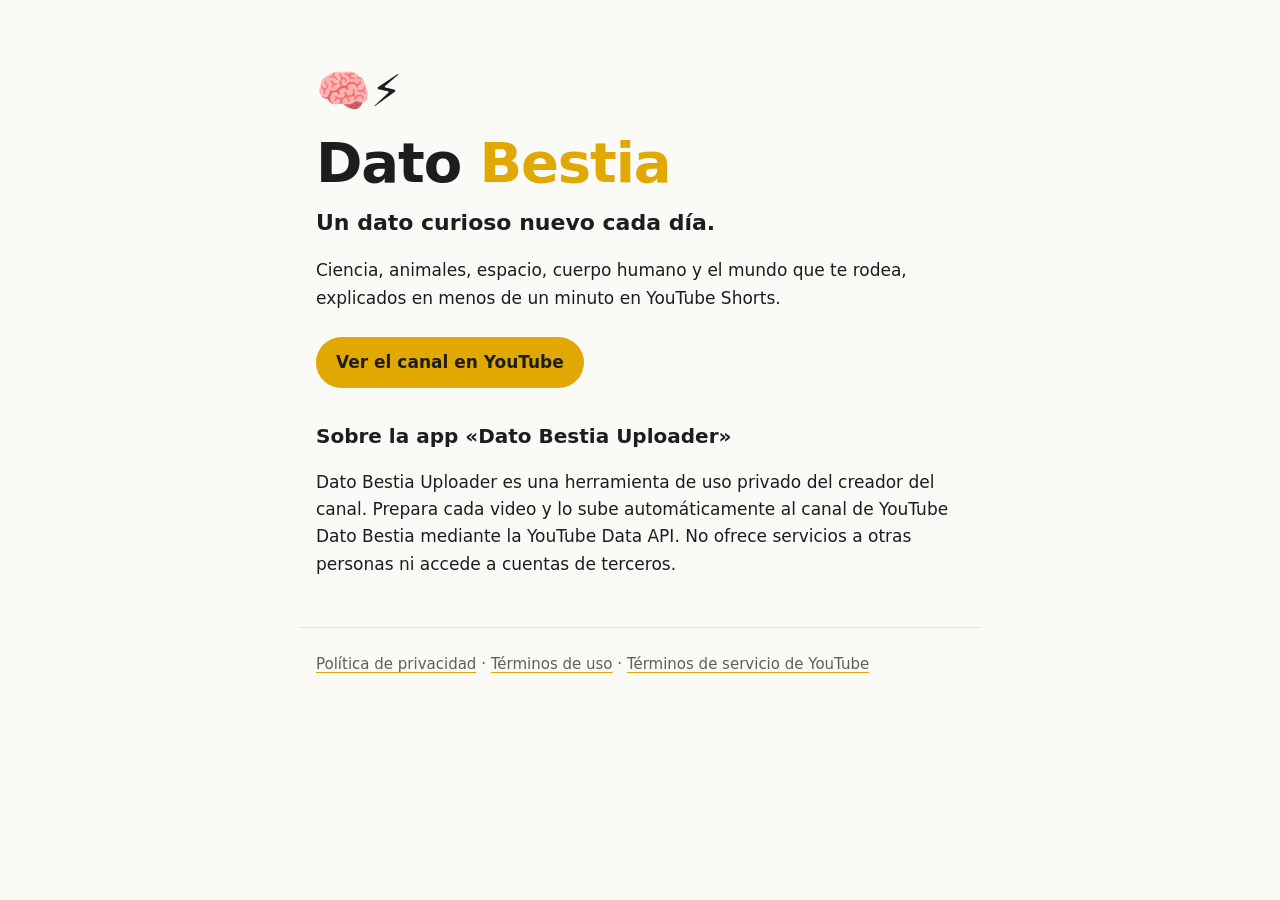
<file: index.html>
<!doctype html>
<html lang="es">
<head>
  <meta charset="utf-8">
  <meta name="viewport" content="width=device-width, initial-scale=1">
  <title>Dato Bestia</title>
  <meta name="description" content="Dato Bestia: un dato curioso nuevo cada día en YouTube Shorts.">
  <link rel="stylesheet" href="estilo.css">
</head>
<body>
  <main>
    <p class="marca">🧠⚡</p>
    <h1>Dato <span>Bestia</span></h1>
    <p class="lema">Un dato curioso nuevo cada día.</p>
    <p>Ciencia, animales, espacio, cuerpo humano y el mundo que te rodea, explicados en menos de un minuto en YouTube Shorts.</p>
    <p><a class="boton" href="https://www.youtube.com/@ElDatoBestia">Ver el canal en YouTube</a></p>

    <h2>Sobre la app «Dato Bestia Uploader»</h2>
    <p>Dato Bestia Uploader es una herramienta de uso privado del creador del canal. Prepara cada video y lo sube
      automáticamente al canal de YouTube Dato Bestia mediante la YouTube Data API. No ofrece servicios a otras personas
      ni accede a cuentas de terceros.</p>
  </main>
  <footer>
    <a href="privacidad.html">Política de privacidad</a> ·
    <a href="terminos.html">Términos de uso</a> ·
    <a href="https://www.youtube.com/t/terms">Términos de servicio de YouTube</a>
  </footer>
</body>
</html>
</file>
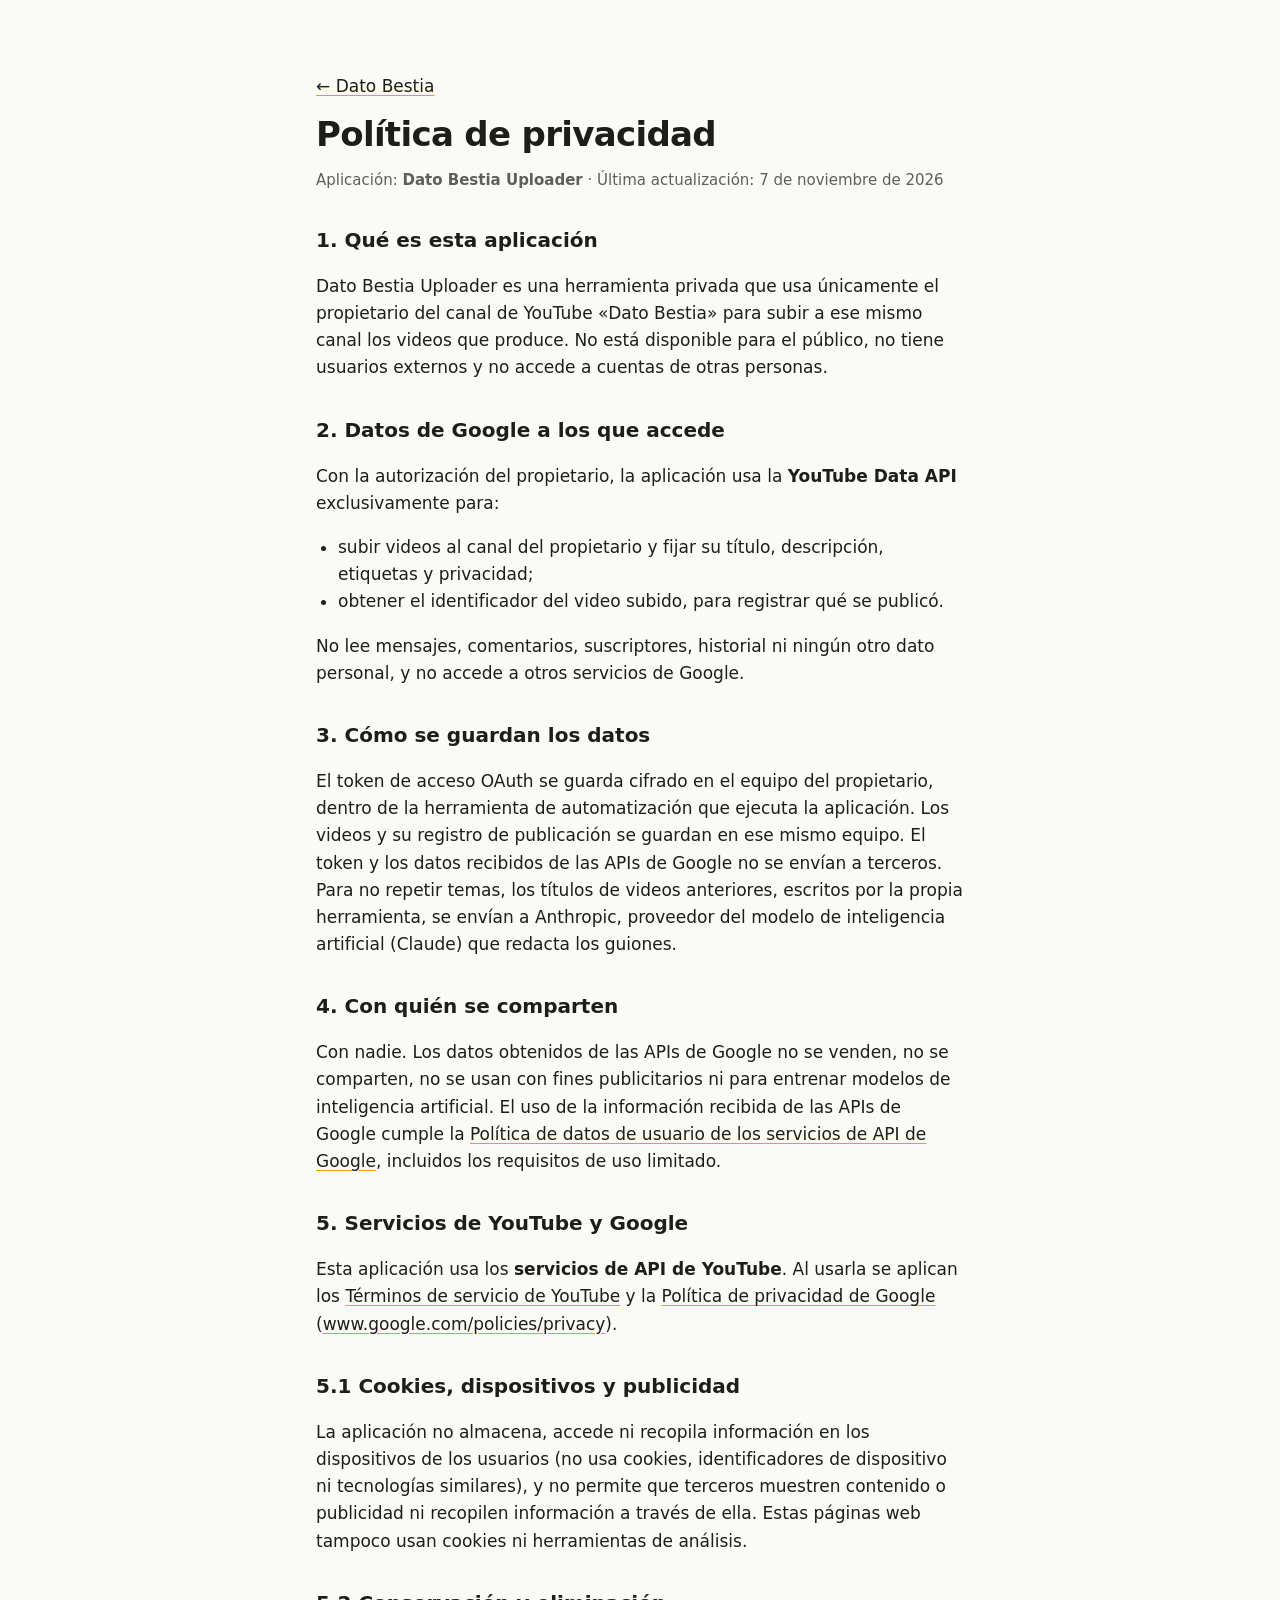
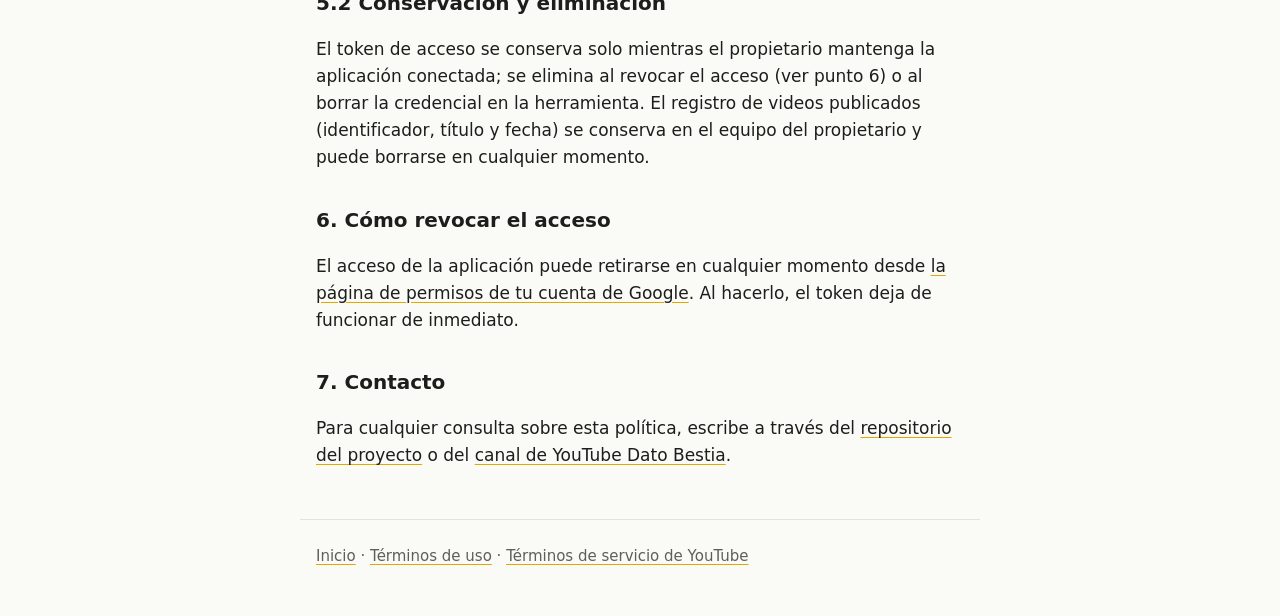
<file: privacidad.html>
<!doctype html>
<html lang="es">
<head>
  <meta charset="utf-8">
  <meta name="viewport" content="width=device-width, initial-scale=1">
  <title>Política de privacidad – Dato Bestia Uploader</title>
  <link rel="stylesheet" href="estilo.css">
</head>
<body>
  <main class="texto">
    <p><a href="index.html">← Dato Bestia</a></p>
    <h1>Política de privacidad</h1>
    <p class="fecha">Aplicación: <strong>Dato Bestia Uploader</strong> · Última actualización: 7 de noviembre de 2026</p>

    <h2>1. Qué es esta aplicación</h2>
    <p>Dato Bestia Uploader es una herramienta privada que usa únicamente el propietario del canal de YouTube
      «Dato Bestia» para subir a ese mismo canal los videos que produce. No está disponible para el público, no tiene
      usuarios externos y no accede a cuentas de otras personas.</p>

    <h2>2. Datos de Google a los que accede</h2>
    <p>Con la autorización del propietario, la aplicación usa la <strong>YouTube Data API</strong> exclusivamente para:</p>
    <ul>
      <li>subir videos al canal del propietario y fijar su título, descripción, etiquetas y privacidad;</li>
      <li>obtener el identificador del video subido, para registrar qué se publicó.</li>
    </ul>
    <p>No lee mensajes, comentarios, suscriptores, historial ni ningún otro dato personal, y no accede a otros
      servicios de Google.</p>

    <h2>3. Cómo se guardan los datos</h2>
    <p>El token de acceso OAuth se guarda cifrado en el equipo del propietario, dentro de la herramienta de
      automatización que ejecuta la aplicación. Los videos y su registro de publicación se guardan en ese mismo equipo.
      El token y los datos recibidos de las APIs de Google no se envían a terceros. Para no repetir temas, los títulos
      de videos anteriores, escritos por la propia herramienta, se envían a Anthropic, proveedor del modelo de
      inteligencia artificial (Claude) que redacta los guiones.</p>

    <h2>4. Con quién se comparten</h2>
    <p>Con nadie. Los datos obtenidos de las APIs de Google no se venden, no se comparten, no se usan con fines
      publicitarios ni para entrenar modelos de inteligencia artificial. El uso de la información recibida de las APIs
      de Google cumple la <a href="https://developers.google.com/terms/api-services-user-data-policy">Política de datos
      de usuario de los servicios de API de Google</a>, incluidos los requisitos de uso limitado.</p>

    <h2>5. Servicios de YouTube y Google</h2>
    <p>Esta aplicación usa los <strong>servicios de API de YouTube</strong>. Al usarla se aplican los
      <a href="https://www.youtube.com/t/terms">Términos de servicio de YouTube</a> y la
      <a href="https://policies.google.com/privacy">Política de privacidad de Google</a>
      (<a href="http://www.google.com/policies/privacy">www.google.com/policies/privacy</a>).</p>

    <h2>5.1 Cookies, dispositivos y publicidad</h2>
    <p>La aplicación no almacena, accede ni recopila información en los dispositivos de los usuarios (no usa cookies,
      identificadores de dispositivo ni tecnologías similares), y no permite que terceros muestren contenido o
      publicidad ni recopilen información a través de ella. Estas páginas web tampoco usan cookies ni herramientas de
      análisis.</p>

    <h2>5.2 Conservación y eliminación</h2>
    <p>El token de acceso se conserva solo mientras el propietario mantenga la aplicación conectada; se elimina al
      revocar el acceso (ver punto 6) o al borrar la credencial en la herramienta. El registro de videos publicados
      (identificador, título y fecha) se conserva en el equipo del propietario y puede borrarse en cualquier momento.</p>

    <h2>6. Cómo revocar el acceso</h2>
    <p>El acceso de la aplicación puede retirarse en cualquier momento desde
      <a href="https://myaccount.google.com/permissions">la página de permisos de tu cuenta de Google</a>. Al hacerlo,
      el token deja de funcionar de inmediato.</p>

    <h2>7. Contacto</h2>
    <p>Para cualquier consulta sobre esta política, escribe a través del
      <a href="https://github.com/jmansillc/dato-bestia/issues">repositorio del proyecto</a> o del
      <a href="https://www.youtube.com/@ElDatoBestia">canal de YouTube Dato Bestia</a>.</p>
  </main>
  <footer>
    <a href="index.html">Inicio</a> · <a href="terminos.html">Términos de uso</a> ·
    <a href="https://www.youtube.com/t/terms">Términos de servicio de YouTube</a>
  </footer>
</body>
</html>
</file>
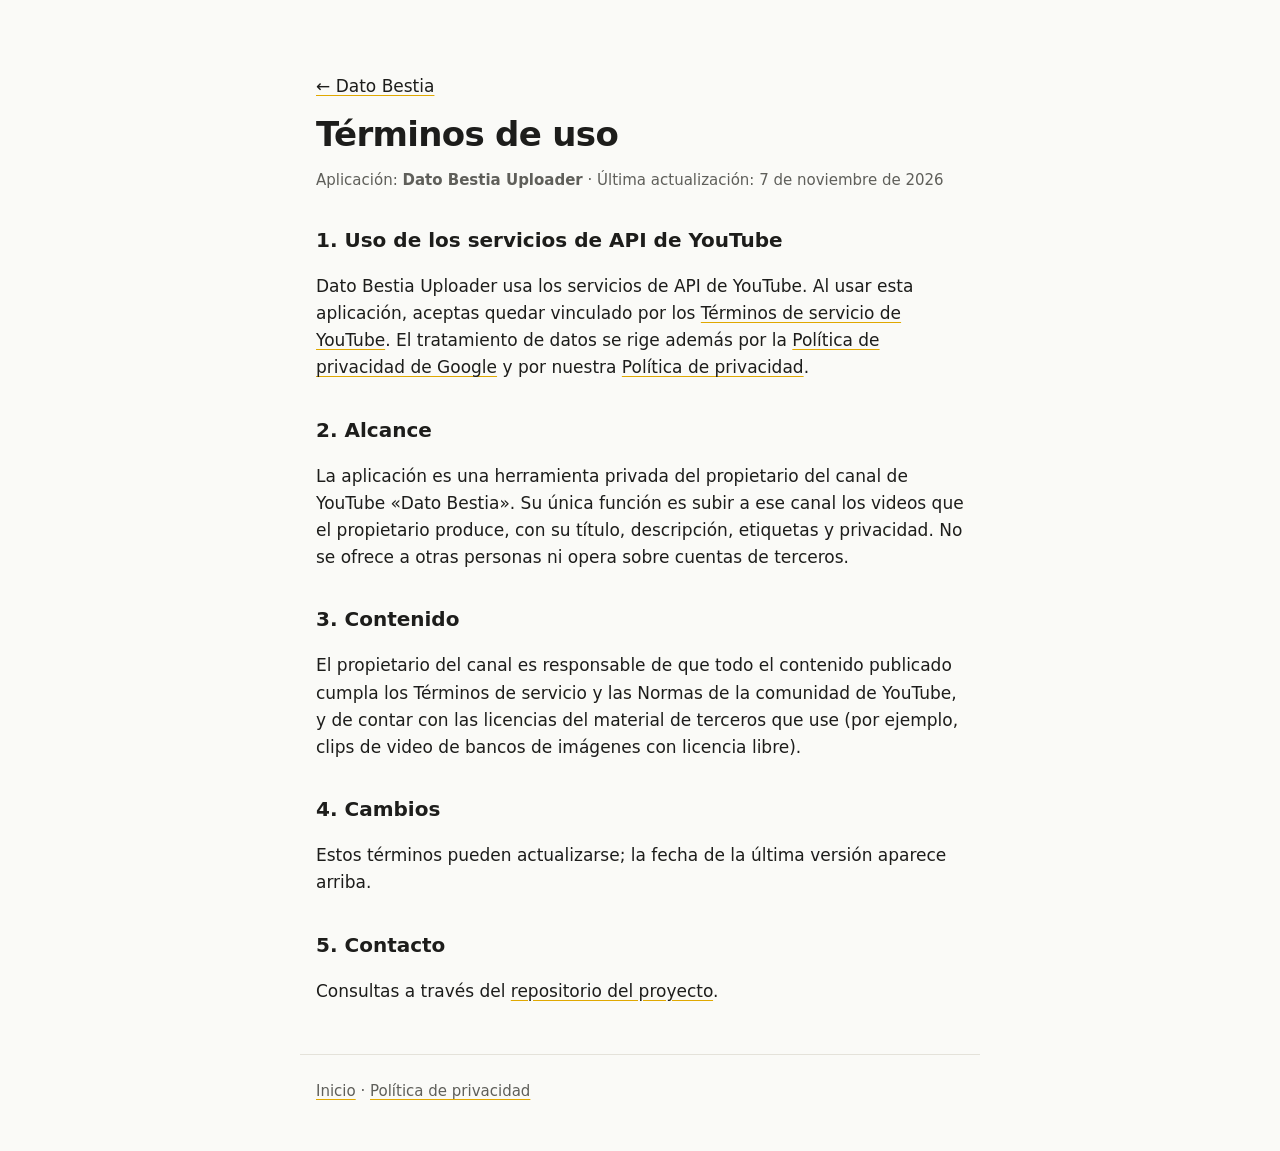
<file: terminos.html>
<!doctype html>
<html lang="es">
<head>
  <meta charset="utf-8">
  <meta name="viewport" content="width=device-width, initial-scale=1">
  <title>Términos de uso – Dato Bestia Uploader</title>
  <link rel="stylesheet" href="estilo.css">
</head>
<body>
  <main class="texto">
    <p><a href="index.html">← Dato Bestia</a></p>
    <h1>Términos de uso</h1>
    <p class="fecha">Aplicación: <strong>Dato Bestia Uploader</strong> · Última actualización: 7 de noviembre de 2026</p>

    <h2>1. Uso de los servicios de API de YouTube</h2>
    <p>Dato Bestia Uploader usa los servicios de API de YouTube. Al usar esta aplicación, aceptas quedar vinculado por los
      <a href="https://www.youtube.com/t/terms">Términos de servicio de YouTube</a>.
      El tratamiento de datos se rige además por la
      <a href="https://policies.google.com/privacy">Política de privacidad de Google</a> y por nuestra
      <a href="privacidad.html">Política de privacidad</a>.</p>

    <h2>2. Alcance</h2>
    <p>La aplicación es una herramienta privada del propietario del canal de YouTube «Dato Bestia». Su única función es
      subir a ese canal los videos que el propietario produce, con su título, descripción, etiquetas y privacidad. No se
      ofrece a otras personas ni opera sobre cuentas de terceros.</p>

    <h2>3. Contenido</h2>
    <p>El propietario del canal es responsable de que todo el contenido publicado cumpla los Términos de servicio y las
      Normas de la comunidad de YouTube, y de contar con las licencias del material de terceros que use (por ejemplo,
      clips de video de bancos de imágenes con licencia libre).</p>

    <h2>4. Cambios</h2>
    <p>Estos términos pueden actualizarse; la fecha de la última versión aparece arriba.</p>

    <h2>5. Contacto</h2>
    <p>Consultas a través del <a href="https://github.com/jmansillc/dato-bestia/issues">repositorio del proyecto</a>.</p>
  </main>
  <footer>
    <a href="index.html">Inicio</a> · <a href="privacidad.html">Política de privacidad</a>
  </footer>
</body>
</html>
</file>
<file: estilo.css>
:root { --fondo: #fafaf7; --texto: #1d1d1b; --suave: #5f5f5a; --acento: #e0a800; --borde: #e4e2da; }
@media (prefers-color-scheme: dark) {
  :root { --fondo: #121212; --texto: #f1f0ea; --suave: #a8a7a0; --acento: #ffd23f; --borde: #2c2c2a; }
}
* { box-sizing: border-box; }
body { margin: 0; background: var(--fondo); color: var(--texto);
  font: 17px/1.6 system-ui, -apple-system, "Segoe UI", Roboto, sans-serif; }
main { max-width: 680px; margin: 0 auto; padding: 56px 16px 32px; }
.marca { font-size: 44px; margin: 0; }
h1 { font-size: clamp(36px, 8vw, 56px); line-height: 1.05; margin: 8px 0 12px; font-weight: 900; letter-spacing: -0.02em; }
h1 span { color: var(--acento); }
.texto h1 { font-size: 34px; }
h2 { font-size: 20px; margin-top: 32px; }
.lema { font-size: 22px; font-weight: 700; margin: 0 0 12px; }
.fecha { color: var(--suave); font-size: 15px; }
a { color: inherit; text-decoration-color: var(--acento); text-underline-offset: 3px; }
.boton { display: inline-block; margin-top: 8px; padding: 12px 20px; border-radius: 999px; background: var(--acento);
  color: #1d1d1b; font-weight: 800; text-decoration: none; }
ul { padding-left: 22px; }
footer { max-width: 680px; margin: 0 auto; padding: 24px 16px 48px; border-top: 1px solid var(--borde); color: var(--suave); font-size: 15px; }
</file>
